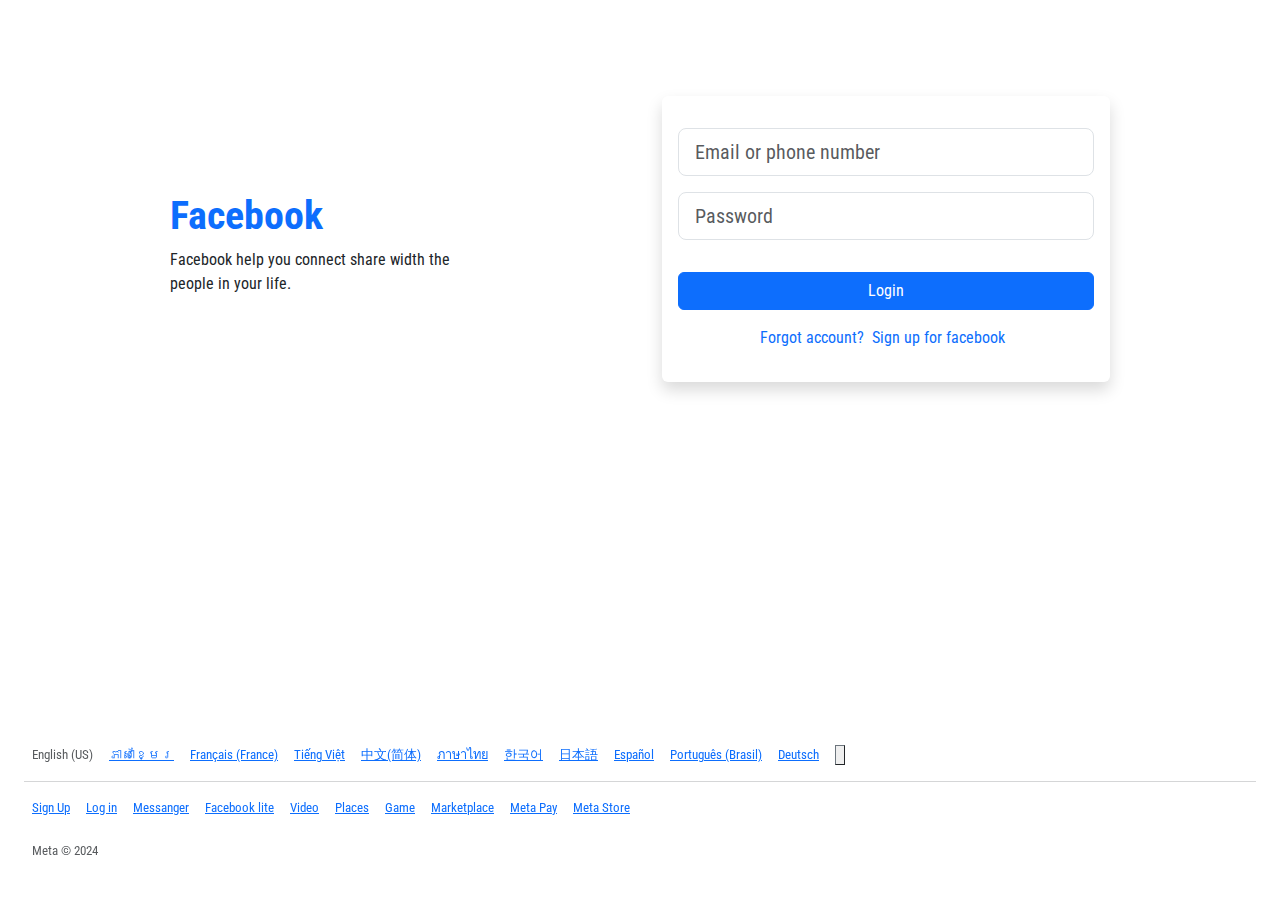
<file: index.html>
<!DOCTYPE html>
<html lang="en">
  <head>
    <meta charset="UTF-8" />
    <meta name="viewport" content="width=device-width, initial-scale=1.0" />
    <!-- font awesome -->
    <link
      rel="stylesheet"
      href="https://cdnjs.cloudflare.com/ajax/libs/font-awesome/6.5.1/css/all.min.css"
      integrity="sha512-DTOQO9RWCH3ppGqcWaEA1BIZOC6xxalwEsw9c2QQeAIftl+Vegovlnee1c9QX4TctnWMn13TZye+giMm8e2LwA=="
      crossorigin="anonymous"
      referrerpolicy="no-referrer"
    />
    <!-- css link -->
    <link rel="stylesheet" href="style.css" />
    <!-- bootstrap css -->
    <link
      rel="stylesheet"
      href="https://cdn.jsdelivr.net/npm/bootstrap@5.3.3/dist/css/bootstrap.min.css
    "
    />
    <title>Facebook</title>
  </head>
  <body>
    <!-- Login -->
    <div
      class="container d-flex flex-column flex-lg-row justify-content-evenly mt-5 pt-5"
    >
      <!-- Heading -->
      <div class="text-center text-lg-start pt-0 pt-0 mt-lg-5 pt-lg-5">
        <h1 class="text-primary fw-bold fs-1">Facebook</h1>
        <p class="w-75 mx-auto mx-lg-0 fs-6">
          Facebook help you connect share width the people in your life.
        </p>
      </div>

      <!-- Form -->
      <div style="max-width: 28rem; width: 100%">
        <div class="bg-white shadow rounded p-3 input-group-lg">
          <input
            type="email"
            class="form-control my-3"
            placeholder="Email or phone number"
          />
          <input
            type="password"
            class="form-control my-3"
            placeholder="Password"
          />
          <a href="feed.html">
            <div class="btn btn-primary w-100 my-3">Login</div>
          </a>
          <div class="d-flex justify-content-center">
            <a href="#" class="text-decoration-none">
              <p>Forgot account?</p>
            </a>
            <a
              href="#"
              class="px-2 text-decoration-none"
              data-bs-toggle="modal"
              data-bs-target="#createModal"
            >
              <p>Sign up for facebook</p>
            </a>
          </div>
          <!-- create modal -->
          <div
            class="modal fade"
            id="createModal"
            tabindex="-1"
            aria-labelledby="createModalLabel"
            aria-hidden="true"
          >
            <div class="modal-dialog">
              <div class="modal-content">
                <!-- head -->
                <div class="modal-header">
                  <div>
                    <h2 class="modal-title" id="createModalLabel">
                      Create a new account
                    </h2>
                    <p class="text-muted fs-6">It's quick and easy.</p>
                  </div>
                  <button
                    type="button"
                    class="btn-close"
                    data-bs-dismiss="modal"
                    aria-label="Close"
                  ></button>
                </div>
                <!-- body -->
                <div class="modal-body">
                  <form>
                    <!-- name -->
                    <div class="row">
                      <div class="col">
                        <input
                          type="text"
                          class="form-control"
                          placeholder="First name"
                        />
                      </div>
                      <div class="col">
                        <input
                          type="text"
                          class="form-control"
                          placeholder="Last name"
                        />
                      </div>
                    </div>
                    <!-- email and password -->
                    <input
                      type="email"
                      class="form-control my-3"
                      placeholder="Mobile number or email"
                    />
                    <input
                      type="password"
                      class="form-control my-3"
                      placeholder="New password"
                    />
                    <!-- dob -->
                    <div class="row my-3">
                      <span class="text-muted fs-6"
                        >Date of Birth
                        <i
                          type="button"
                          class="fas fa-question-circle"
                          data-bs-container="body"
                          data-bs-toggle="popover"
                          data-bs-placement="right"
                          data-bs-content="Providing your birthday helps make sure you get the right Facebook experience for your age. If you want to change who sees this, go to the About section of your profile. For more details, please visit our Privacy Policy."
                        ></i
                      ></span>
                      <div class="col">
                        <select class="form-select">
                          <option value="Jan">Jan</option>
                          <option value="Feb">Feb</option>
                          <option value="Mar">Mar</option>
                          <option value="Apr">Apr</option>
                          <option value="May">May</option>
                          <option value="Jun">Jun</option>
                          <option value="Jul">Jul</option>
                          <option value="Agu">Agu</option>
                          <option value="Sep">Sep</option>
                          <option value="Oct">Oct</option>
                          <option value="Nov">Nov</option>
                          <option value="Dec">Dec</option>
                        </select>
                      </div>
                      <div class="col">
                        <select class="form-select">
                          <option value="1">1</option>
                          <option value="2">2</option>
                          <option value="3">3</option>
                          <option value="4">4</option>
                          <option value="5">5</option>
                          <option value="6">6</option>
                          <option value="7">7</option>
                          <option value="8">8</option>
                          <option value="9">9</option>
                          <option value="10">10</option>
                          <option value="11">11</option>
                          <option value="12">12</option>
                        </select>
                      </div>
                      <div class="col">
                        <select class="form-select">
                          <option value="2010">2010</option>
                          <option value="2010">2010</option>
                          <option value="2010">2010</option>
                          <option value="2010">2010</option>
                          <option value="2010">2010</option>
                          <option value="2010">2010</option>
                          <option value="2010">2010</option>
                          <option value="2010">2010</option>
                          <option value="2010">2010</option>
                          <option value="2010">2010</option>
                          <option value="2010">2010</option>
                          <option value="2010">2010</option>
                        </select>
                      </div>
                    </div>
                    <!-- gender -->
                    <div class="row my-3">
                      <span class="text-muted fs-6"
                        >Gender
                        <i
                          type="button"
                          class="fas fa-question-circle"
                          data-bs-container="body"
                          data-bs-toggle="popover"
                          data-bs-placement="right"
                          data-bs-content="You can change who sees your gender on your profile later. Select Custom to choose another gender, or if you'd rather not say."
                        ></i
                      ></span>

                      <div class="col">
                        <div class="border rounded p-2">
                          <label
                            class="form-check-label"
                            for="flexRadioDefault1"
                          >
                            Male
                          </label>
                          <input
                            class="form-check-input"
                            type="radio"
                            name="flexRadioDefault"
                            id="flexRadioDefault1"
                            checked
                          />
                        </div>
                      </div>

                      <div class="col">
                        <div class="border rounded p-2">
                          <label
                            class="form-check-label"
                            for="flexRadioDefault2"
                          >
                            Female
                          </label>
                          <input
                            class="form-check-input"
                            type="radio"
                            name="flexRadioDefault"
                            id="flexRadioDefault2"
                          />
                        </div>
                      </div>

                      <div class="col">
                        <div class="border rounded p-2">
                          <label
                            class="form-check-label"
                            for="flexRadioDefault3"
                          >
                            Custom
                          </label>
                          <input
                            class="form-check-input"
                            type="radio"
                            name="flexRadioDefault"
                            id="flexRadioDefault3"
                          />
                        </div>
                      </div>
                    </div>
                    <!-- gender select -->
                    <div class="d-none" id="genderSelect">
                      <select class="form-select">
                        <option value="1" selected disabled>
                          Select your pronoun
                        </option>
                        <option value="2">
                          She: "Wish her a happy birthday!"
                        </option>
                        <option value="3">
                          He: "Wish him a happy birthday!"
                        </option>
                        <option value="4">
                          They: "Wish them a happy birthday!"
                        </option>
                      </select>

                      <div class="my-3">
                        <span class="text-muted fs-6"
                          >Your pronoun is visible to everyone.</span
                        >
                        <input
                          type="text"
                          class="form-control"
                          placeholder="Gender (optional)"
                        />
                      </div>
                    </div>
                    <!-- disclaimer -->
                    <div class="text-muted fs-7">
                      <span>
                        People who use our service may have uploaded your
                        contact information to Facebook.
                        <a href="#" style="text-decoration: none"
                          >Learn more.</a
                        > </span
                      ><br />
                      <span>
                        By clicking Sign Up, you agree to our Terms,
                        <a href="#" style="text-decoration: none"
                          >Privacy Policy</a
                        >
                        and
                        <a href="#" style="text-decoration: none"
                          >Cookies Policy</a
                        >. You may receive SMS Notifications from us and can opt
                        out any time.
                      </span>
                    </div>
                    <!-- btn -->
                    <div class="text-center mt-3">
                      <button
                        type="button"
                        class="btn btn-success px-5"
                        data-bs-dismiss="modal"
                      >
                        Sing Up
                      </button>
                    </div>
                    <div class="text-center text-primary mt-3">
                      <a href="#" style="text-decoration: none">
                        Already have an account?</a
                      >
                    </div>
                  </form>
                </div>
              </div>
            </div>
          </div>
          <!-- end -->
        </div>
      </div>
    </div>
    <!-- footer -->
    <footer class="p-4 text-muted">
      <div class="containeer">
        <!-- language -->
        <div class="d-flex flex-wrap text-decoration-none">
          <p class="mx-2 fs-7 mb-0">English (US)</p>
          <a href="#" class="mx-2 fs-7 mb-0">ភាសាខ្មែរ </a>
          <a href="#" class="mx-2 fs-7 mb-0">Français (France) </a>
          <a href="#" class="mx-2 fs-7 mb-0">Tiếng Việt </a>
          <a href="#" class="mx-2 fs-7 mb-0">中文(简体) </a>
          <a href="#" class="mx-2 fs-7 mb-0">ภาษาไทย </a>
          <a href="#" class="mx-2 fs-7 mb-0">한국어 </a>
          <a href="#" class="mx-2 fs-7 mb-0">日本語 </a>
          <a href="#" class="mx-2 fs-7 mb-0">Español </a>
          <a href="#" class="mx-2 fs-7 mb-0">Português (Brasil) </a>
          <a href="#" class="mx-2 fs-7 mb-0">Deutsch </a>
          <button class="mx-2 fs-7 mb-0 border-1 border-secondary px-1">
            <i class="fas fa-plus text-secondary"></i>
          </button>
        </div>
        <hr />

        <!-- action -->
        <div class="d-flex flex-wrap text-decoration-none">
          <a href="#" class="mx-2 fs-7 mb-0">Sign Up </a>
          <a href="#" class="mx-2 fs-7 mb-0">Log in</a>
          <a href="#" class="mx-2 fs-7 mb-0">Messanger</a>
          <a href="#" class="mx-2 fs-7 mb-0">Facebook lite</a>
          <a href="#" class="mx-2 fs-7 mb-0">Video </a>
          <a href="#" class="mx-2 fs-7 mb-0">Places </a>
          <a href="#" class="mx-2 fs-7 mb-0">Game </a>
          <a href="#" class="mx-2 fs-7 mb-0">Marketplace </a>
          <a href="#" class="mx-2 fs-7 mb-0">Meta Pay</a>
          <a href="#" class="mx-2 fs-7 mb-0">Meta Store </a>
        </div>

        <!-- copy right -->
        <div class="mt-4 mx-2">
          <p class="fs-7">Meta © 2024</p>
        </div>
      </div>
    </footer>
    <!-- bootstrap js -->
    <script src="https://cdn.jsdelivr.net/npm/bootstrap@5.3.3/dist/js/bootstrap.bundle.min.js
    "></script>
    <!-- js link -->
    <script src="script.js"></script>
  </body>
</html>
</file>
<file: style.css>
@import url("https://fonts.googleapis.com/css2?family=Roboto+Condensed:ital,wght@0,100..900;1,100..900&display=swap");
* {
  font-family: "Roboto Condensed", "sans-serif";
  margin: 0;
  padding: 0;
  box-sizing: border-box;
}
body {
  background-color: #f0f2f5;
}
:root {
  --primary-color: #1877f2;
}
.fs-0 {
  font-size: 4rem;
}
.fs-7 {
  font-size: 0.8rem;
}
@media (min-width: 992px) {
  footer {
    position: fixed;
    bottom: 0;
    width: 100%;
  }
}

.nav_btn button:hover i {
  color: var(--primary-color) !important;
}
.nav_btn-active i {
  color: var(--primary-color) !important;
}
.nav_btn-active {
  position: relative;
}
.nav_btn-active:before {
  content: "";
  position: absolute;
  bottom: -4.5px;
  left: 0;
  transform: translateY(4.5px);
  width: 100%;
  height: 3px;
  border-bottom: 3px solid var(--primary-color) !important;
}

/* shortcut edit button*/
.edit-button {
  opacity: 0;
}
.edit-button:hover {
  opacity: 1;
}
.edit-heading:hover .edit-button {
  opacity: 1;
}
/* sidenav scrollbar */
.scrollbar:hover {
  overflow: auto !important;
}
::-webkit-scrollbar {
  width: 5px;
}
::-webkit-scrollbar-thumb {
  background-color: #ccc;
  border-radius: 5px;
}

/*story hover*/
.story:hover{
  opacity: 0.9;
}
.story:hover img {
  transform: scale(1.01);
}
.story img {
  position: relative;
}
.story .position-absolute.top-0.start-0 {
  position: absolute;
  padding: 4px;
  background-color: var(--primary-color);
  border-radius: 50%;
}
</file>
